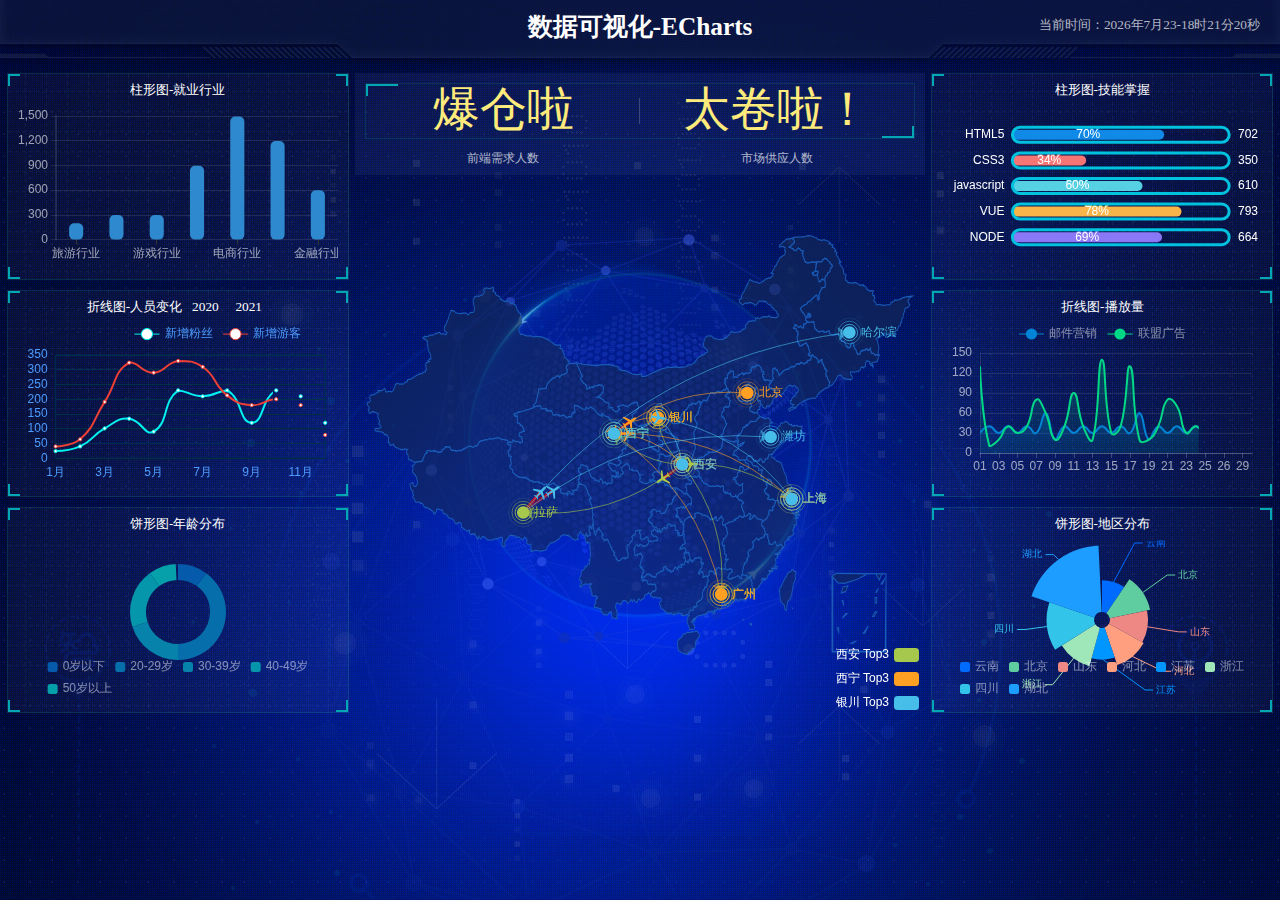
<file: Visual/index.html>
<!DOCTYPE html>
<html lang="en">
    <head>
        <meta charset="UTF-8" />
        <meta name="viewport" content="width=device-width,initial-scale=1.0"/>
        <title>数据可视化</title>
        <link rel="stylesheet" href="css/index.css"/>
    </head>
    <body>
        <!--头部的盒子-->
        <header>
            <h1>数据可视化-ECharts</h1>
            <div class="showTime"></div>
        </header>

        <!--页面主体部分-->
        <section class="mainbox">
            <div class="column">
                <div class="panel bar1">
                    <h2>柱形图-就业行业</h2>
                    <div class="chart"></div>
                    <div class="panel-footer"></div>
                </div>
                <div class="panel line1">
                    <h2>折线图-人员变化
                        <a href="javascript:;">2020</a>
                        <a href="javascript:;">2021</a>
                    </h2>
                    <div class="chart">图表</div>
                    <div class="panel-footer"></div>
                </div>
                <div class="panel pie1">
                    <h2>饼形图-年龄分布</h2>
                    <div class="chart"></div>
                    <div class="panel-footer"></div>
                </div>
            </div>
            <div class="column">
                <!--no模块的制作-->
                <div class="no">
                    <div class="no-hd">
                        <ul>
                            <li>爆仓啦</li>
                            <li>太卷啦！</li>
                        </ul>
                    </div>
                    <div class="no-bd">
                        <ul>
                            <li>前端需求人数</li>
                            <li>市场供应人数</li>
                        </ul>
                    </div>
                </div>
                <!--地图模块-->
                <div class="map">
                    <div class="map1"></div>
                    <div class="map2"></div>
                    <div class="map3"></div>
                    <div class="chart"></div>
                </div>
            </div>
            <div class="column">
                <div class="panel bar2">
                    <h2>柱形图-技能掌握</h2>
                    <div class="chart"></div>
                    <div class="panel-footer"></div>
                </div>
                <div class="panel line2">
                    <h2>折线图-播放量</h2>
                    <div class="chart"></div>
                    <div class="panel-footer"></div>
                </div>
                <div class="panel pie2">
                    <h2>饼形图-地区分布</h2>
                    <div class="chart"></div>
                    <div class="panel-footer"></div>
                </div>
            </div>
            </div>
        </section>

        <script src="js/flexible.js"></script>
        <!--echarts库的引入要在使用之前-->
        <script src="js/echarts.min.js"></script>
        <script src="js/jquery.js"></script>
        <!--需要引入china.js,有它才能使用中国地图-->
        <script src="js/china.js"></script>
        <script src="js/index.js"></script>
    </body>
</html>
</file>
<file: Visual/css/index.css>
* {
  margin: 0;
  padding: 0;
  box-sizing: border-box;
}
li {
  list-style: none;
}
/* 声明字体*/
@font-face {
  font-family: electronicFont;
  src: url(../font/DS-DIGIT.TTF);
}
body {
  background: url(../images/bg.jpg) no-repeat top center;
  line-height: 1.15;
}
body header {
  position: relative;
  height: 1.25rem;
  background: url(../images/head_bg.png) no-repeat;
  background-size: 100% 100%;
}
body header h1 {
  font-size: 0.475rem;
  color: #fff;
  text-align: center;
  line-height: 1rem;
}
body header .showTime {
  position: absolute;
  right: 0.375rem;
  top: 0;
  line-height: 0.9375rem;
  color: rgba(255, 255, 255, 0.7);
  font-size: 0.25rem;
}
body .mainbox {
  display: flex;
  min-width: 1024px;
  max-width: 1920px;
  margin: 0 auto;
  padding: 0.125rem 0.125rem 0;
}
body .mainbox .column {
  flex: 3;
}
body .mainbox .column .panel {
  position: relative;
  height: 3.875rem;
  padding: 0 0.1875rem 0.5rem;
  border: 1px solid rgba(25, 186, 139, 0.17);
  margin-bottom: 0.1875rem;
  background: url(../images/line1.png) rgba(255, 255, 255, 0.03);
}
body .mainbox .column .panel::before {
  content: "";
  position: absolute;
  top: 0;
  left: 0;
  width: 10px;
  height: 10px;
  border-top: 2px solid #02a6b5;
  border-left: 2px solid #02a6b5;
}
body .mainbox .column .panel::after {
  content: "";
  position: absolute;
  top: 0;
  right: 0;
  width: 10px;
  height: 10px;
  border-top: 2px solid #02a6b5;
  border-right: 2px solid #02a6b5;
}
body .mainbox .column .panel .panel-footer {
  position: absolute;
  left: 0;
  bottom: 0;
  width: 100%;
}
body .mainbox .column .panel .panel-footer::before {
  content: "";
  position: absolute;
  bottom: 0;
  left: 0;
  width: 10px;
  height: 10px;
  border-bottom: 2px solid #02a6b5;
  border-left: 2px solid #02a6b5;
}
body .mainbox .column .panel .panel-footer::after {
  content: "";
  position: absolute;
  bottom: 0;
  right: 0;
  width: 10px;
  height: 10px;
  border-bottom: 2px solid #02a6b5;
  border-right: 2px solid #02a6b5;
}
body .mainbox .column .panel h2 {
  height: 0.6rem;
  line-height: 0.6rem;
  color: #fff;
  text-align: center;
  font-size: 0.25rem;
  font-weight: 400;
}
body .mainbox .column .panel h2 a {
  color: #fff;
  text-decoration: none;
  margin: 0 0.125rem;
}
body .mainbox .column .panel .chart {
  height: 3rem;
}
body .mainbox > .column:nth-child(2) {
  flex: 5;
  margin: 0 0.125rem 0.1875rem;
  overflow: hidden;
}
body .mainbox > .column:nth-child(2) .no {
  background: rgba(101, 132, 226, 0.1);
  padding: 0.1875rem;
}
body .mainbox > .column:nth-child(2) .no .no-hd {
  position: relative;
  border: 1px solid rgba(25, 186, 139, 0.17);
}
body .mainbox > .column:nth-child(2) .no .no-hd::before {
  content: "";
  position: absolute;
  left: 0;
  top: 0;
  width: 30px;
  height: 10px;
  border-top: 2px solid #02a6b5;
  border-left: 2px solid #02a6b5;
}
body .mainbox > .column:nth-child(2) .no .no-hd::after {
  content: "";
  position: absolute;
  right: 0;
  bottom: 0;
  width: 30px;
  height: 10px;
  border-right: 2px solid #02a6b5;
  border-bottom: 2px solid #02a6b5;
}
body .mainbox > .column:nth-child(2) .no .no-hd ul {
  display: flex;
}
body .mainbox > .column:nth-child(2) .no .no-hd ul li {
  position: relative;
  flex: 1;
  text-align: center;
  height: 1rem;
  line-height: 1rem;
  font-size: 0.875rem;
  color: #ffeb7b;
  font-family: 'electronicFont';
}
body .mainbox > .column:nth-child(2) .no .no-hd ul li:first-child::after {
  content: "";
  position: absolute;
  right: 0;
  top: 25%;
  height: 50%;
  width: 1px;
  background: rgba(255, 255, 255, 0.2);
}
body .mainbox > .column:nth-child(2) .no .no-bd ul {
  display: flex;
}
body .mainbox > .column:nth-child(2) .no .no-bd ul li {
  flex: 1;
  text-align: center;
  height: 0.5rem;
  line-height: 0.5rem;
  color: rgba(255, 255, 255, 0.7);
  font-size: 0.225rem;
  padding-top: 0.125rem;
}
body .mainbox > .column:nth-child(2) .map {
  position: relative;
  height: 10.125rem;
}
body .mainbox > .column:nth-child(2) .map .map1,
body .mainbox > .column:nth-child(2) .map .map2,
body .mainbox > .column:nth-child(2) .map .map3 {
  position: absolute;
  top: 50%;
  left: 50%;
  transform: translate(-50%, -50%);
  height: 6.475rem;
  width: 6.475rem;
  background: url(../images/map.png) no-repeat;
  background-size: 100% 100%;
  opacity: 0.3;
}
body .mainbox > .column:nth-child(2) .map .map2 {
  height: 8.0375rem;
  width: 8.0375rem;
  background-image: url(../images/lbx.png);
  opacity: 0.6;
  animation: rotate 15s linear infinite;
}
body .mainbox > .column:nth-child(2) .map .map3 {
  height: 7.075rem;
  width: 7.075rem;
  background-image: url(../images/jt.png);
  opacity: 0.6;
  animation: rotate1 10s linear infinite;
}
body .mainbox > .column:nth-child(2) .map .chart {
  position: absolute;
  top: 0;
  left: 0;
  width: 100%;
  height: 10.125rem;
}
@keyframes rotate {
  from {
    transform: translate(-50%, -50%) rotate(0deg);
  }
  to {
    transform: translate(-50%, -50%) rotate(360deg);
  }
}
@keyframes rotate1 {
  from {
    transform: translate(-50%, -50%) rotate(0deg);
  }
  to {
    transform: translate(-50%, -50%) rotate(-360deg);
  }
}
/* 约束屏幕尺寸 */
@media screen and (max-width: 1024px) {
  html {
    font-size: 42px !important;
  }
}
@media screen and (min-width: 1920px) {
  html {
    font-size: 80px !important;
  }
}
</file>
